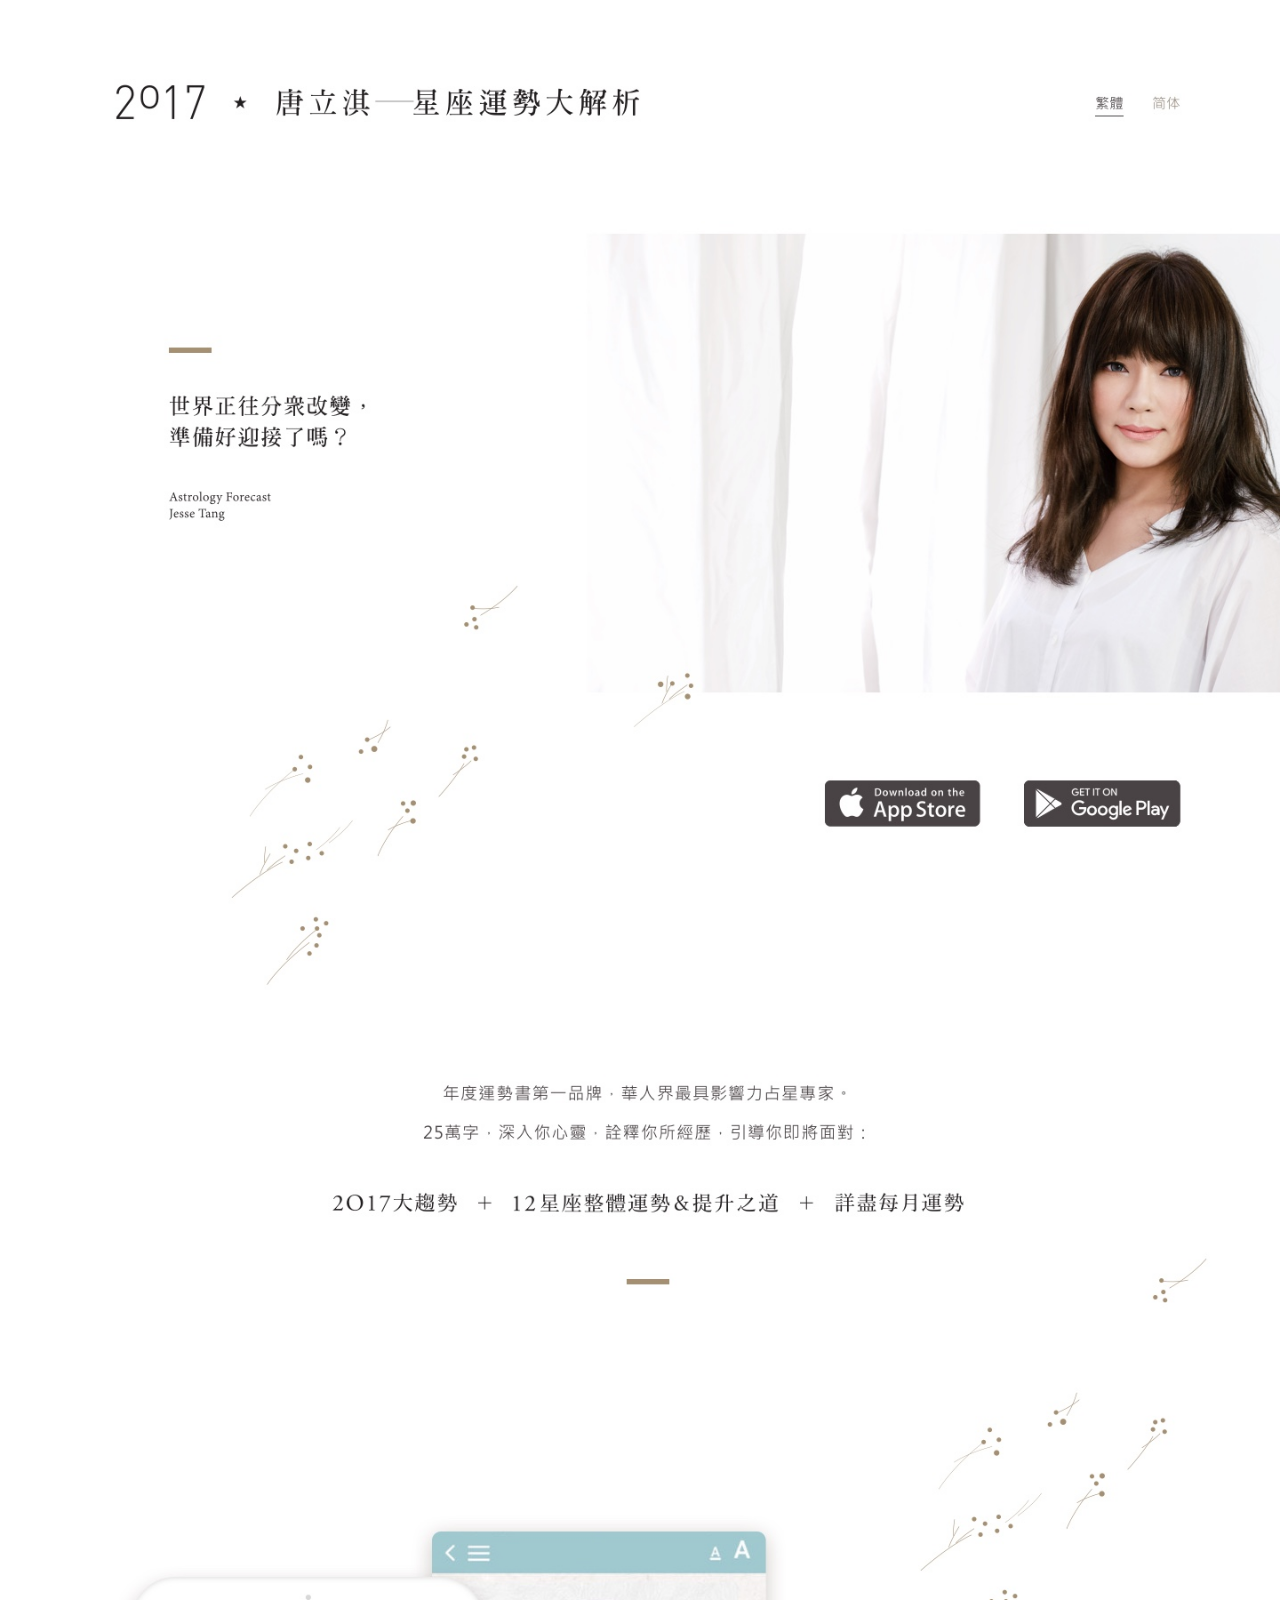
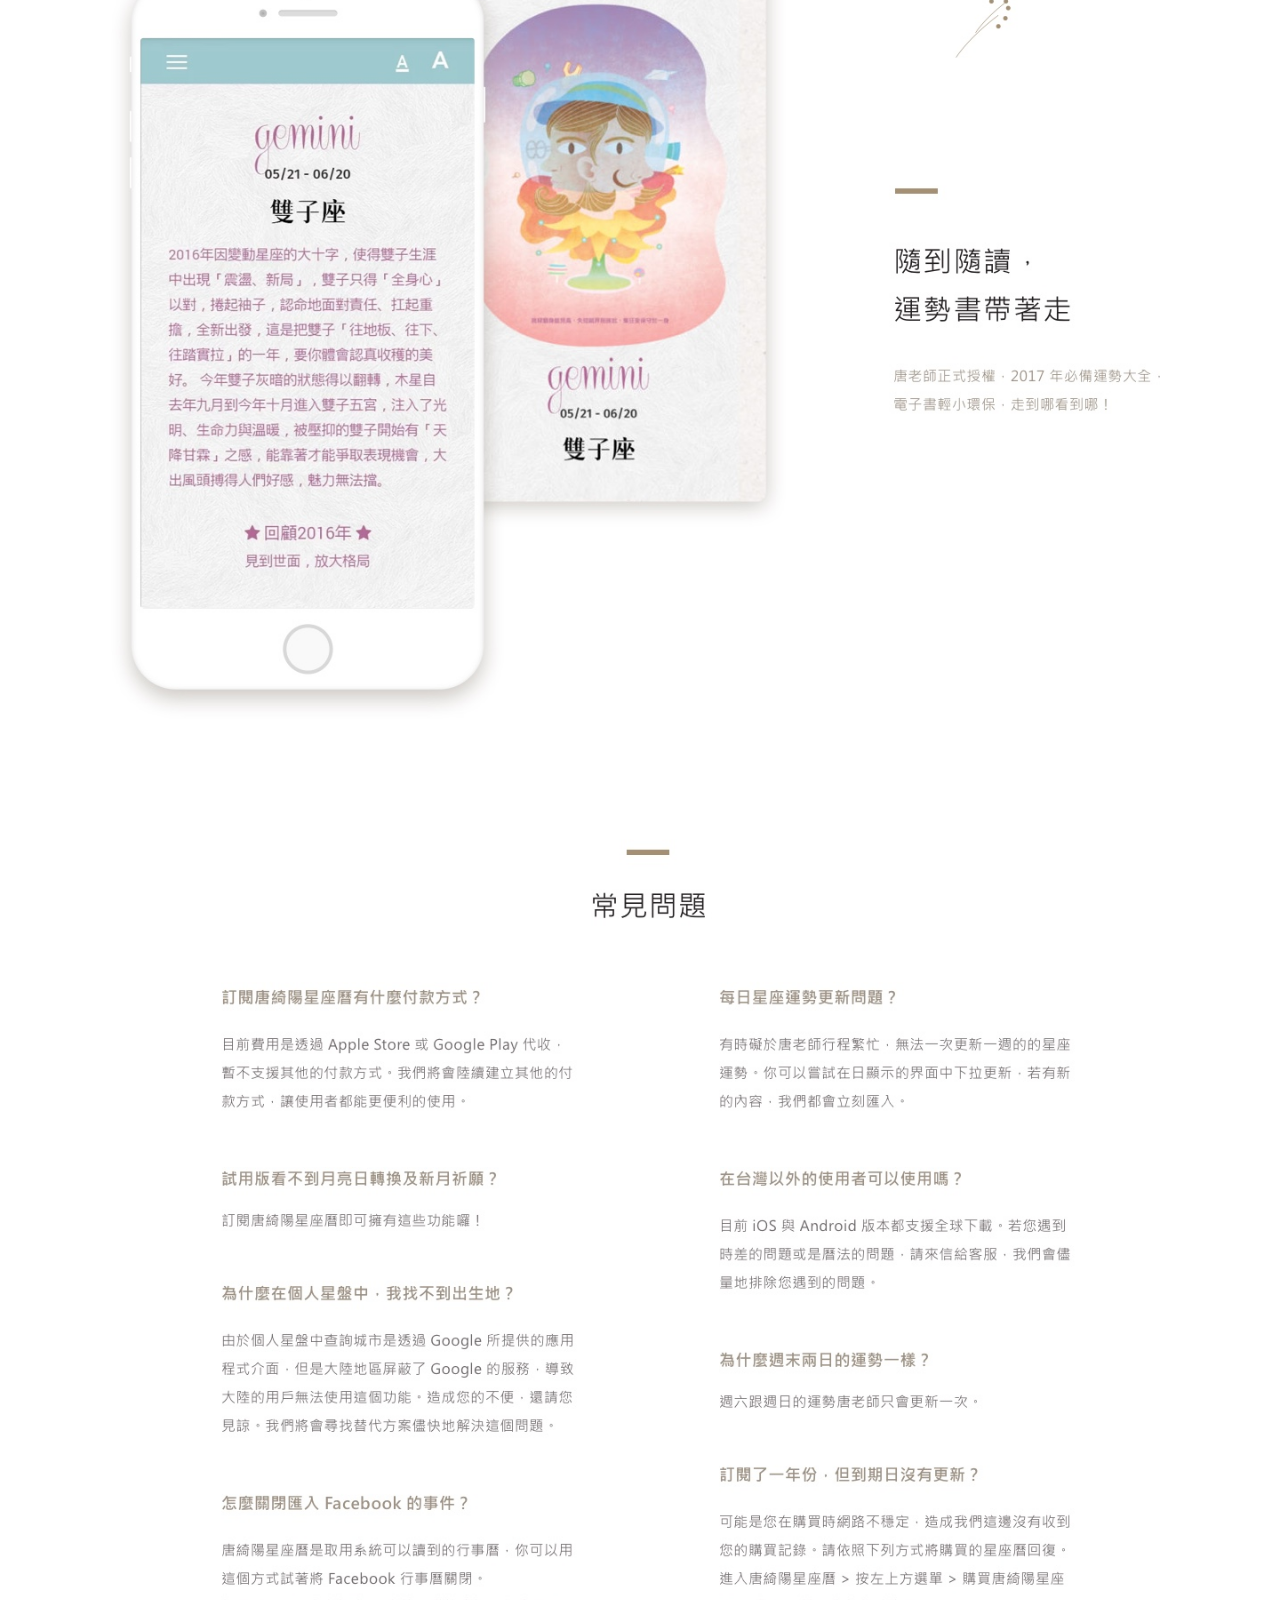
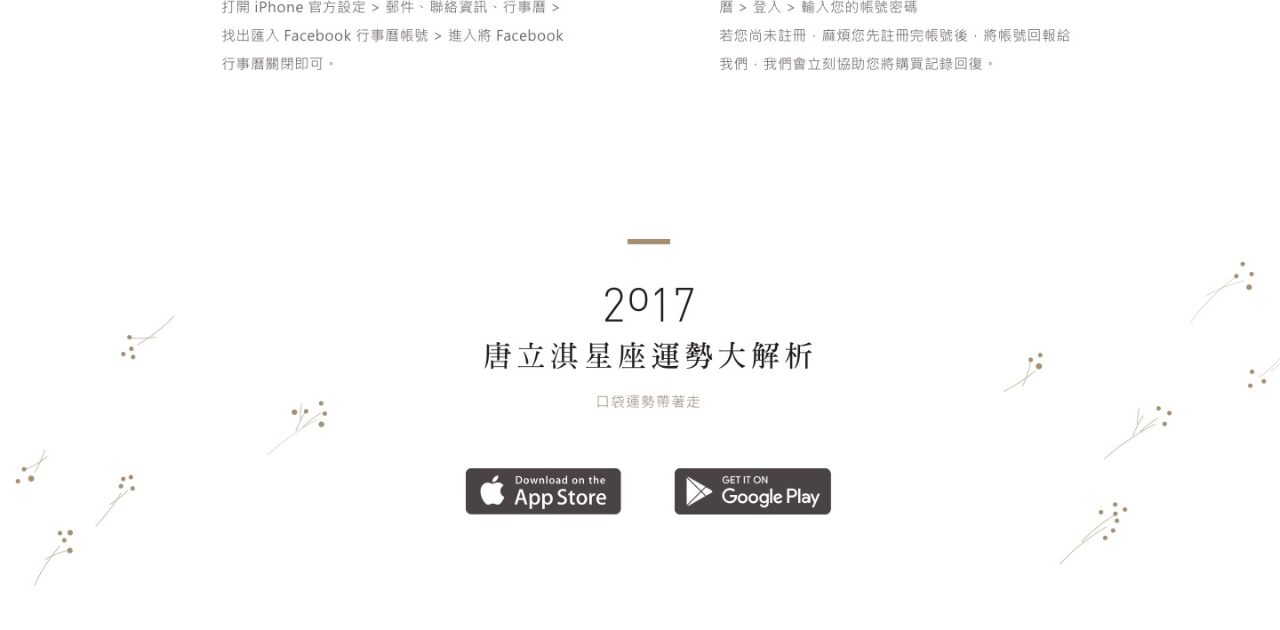
<file: index.html>
<!DOCTYPE html>
<html lang="en">
<head>
  <meta charset="UTF-8">
  <meta name="viewport" content="width=device-width, initial-scale=1.0">
  <meta http-equiv="X-UA-Compatible" content="ie=edge">
  <title>2017運勢</title>
  <link rel="stylesheet" href="css/style.css">
</head>
<body>
  <!-- <img class="hide-mobile" src="img/demo.jpg" alt="">
  <img class="show-mobile" src="img/demo-m.jpg" alt=""> -->
  <img src="img/demo.jpg" alt="">
</body>
</html>
</file>
<file: css/style.css>
/*-------------------------------------------------------
  Global Style Reset
---------------------------------------------------------*/
* {
  font-family: "Microsoft Jhenghei", "Helvetica Neue", Helvetica, Arial, "Microsoft Jhenghei", sans-serif;
  /*font-family: "Helvetica Neue", Helvetica, Arial, sans-serif;*/
}
html {
  box-sizing: border-box;
  color: #333;
}
*, *:before, *:after {
  box-sizing: inherit;
}
a {
  color: inherit;
  text-decoration: none;
  cursor: pointer;
}
img {
  vertical-align: middle;
  width: 100%;
}
input:focus {
  outline: none;
}
body {
  letter-spacing: 0.0625em;
  line-height: 1.8;
  color: #70696B;
}
html, body {
  width: 100%;
  overflow-x: hidden;
}
/*-------------------------------------------------------
  helper classes
---------------------------------------------------------*/
.space_block {
  height: 12em;
}
/*-------------------------------------------------------
  header
---------------------------------------------------------*/
.content {
  max-width: 1200px;
  margin: 0 auto;
  padding: 1em;
}
.header {
  display: flex;
  align-items: center;
  padding: 3em 0;
}

.book_title {
  display: flex;
}
.book_title_star {
  margin: 0 2em;
}
.language {
  margin-left: auto;
  color: #9C9183;
}
.lan_link:hover {
  border-bottom: 1px solid #9C9183;
}
.lan_link.active {
  border-bottom: 1px solid #4A4344;
  color: #4A4344;
}
.sc {
  margin-left: 1em;
}

@media screen and (min-width: 769px) and (max-width: 1200px) {
  .content {
    padding: 1em 2em;
  }
}
/*-------------------------------------------------------
  hero
---------------------------------------------------------*/
.hero {
  display: flex;
  align-items: center;
  margin: 3em auto;
  max-width: 1440px;
}
.hero_text_block {
  display: flex;
  flex-direction: column;
  padding-left: 12em;
  padding-bottom: 3em;
}
.deco-line {
  width: 48px;
  height: 2px;
  background: #A79173;
  margin-bottom: 3em;
}
.hero_subtitle {
  max-width: 220px;
  margin-bottom: 3em;
}
.hero_eng {
  max-width: 115px;
}
.hero_img_block {
  margin-left: auto;
}
.hero_img {
  max-width: 788px;
}
@media screen and (min-width: 1440px) {
  /*.hero_img_block {
    margin-right: -182px;
  }*/
}
/*-------------------------------------------------------
  download btn
---------------------------------------------------------*/
.download_group {
  display: flex;
  justify-content: flex-end;
}
.download_btn {
  width: 175px;
  height: 52px;
  transition: background 0.4s ease;
  border-radius: 6px;
}
.download_ios {
  background: url('../img/icon/download-btn.svg') no-repeat;
  background-position: 0 0;
  /*background-position: 0 -52px;
  background-position: 0 0;*/
}
.download_google {
  background: url('../img/icon/download-btn.svg') no-repeat;
  background-position: -180px 0;
  /*background-position: -180px -52px;
  background-position: 0 -60px;*/
}
.download_ios:hover {
  background: url('../img/icon/download-btn.svg') no-repeat;
  background-position: 0 -52px;
  /*background-position: 0 0;
  background-position: -175px 0;*/
}
.download_google:hover {
  background: url('../img/icon/download-btn.svg') no-repeat;
  background-position: -180px -52px;
  /*background-position: -180px 0;
  background-position: -175px -60px;*/
}
.download_btn:last-child {
  margin-left: 3em;
}
/*-------------------------------------------------------
  文字說明區塊
---------------------------------------------------------*/
.intro_block {
  display: flex;
  flex-direction: column;
  align-items: center;
  /*margin: 12em 0;*/
}
.intro_text {
  font-size: 19px;
  color: #4A4344;
  text-align: center;
  margin-bottom: 2em;
  line-height: 2.5;
  color: #9C9183;
}
.intro_img {
  margin-bottom: 4em;
}
.intro_block .deco-line {
  margin-bottom:
}
/*-------------------------------------------------------
  手機圖片區塊
---------------------------------------------------------*/
.phone_block {
  display: flex;
  align-items: center;
  /*margin-bottom: 12em;*/
}
.phone_img {
  max-width: 748px;
}
.phone_text {
  margin-left: auto;
  padding-bottom: 3em;
}
.phone_title {
  font-weight: normal;
  color: #221F20;
}
.phone_info {
  color: #9C9183;
  line-height: 2.5;
}
/*-------------------------------------------------------
  常見問題
---------------------------------------------------------*/
.faq {
  display: flex;
  flex-direction: column;
  align-items: center;
}
.faq_title {
  font-weight: normal;
  color: #221F20;
  margin: 0;
}
.faq_header {
  display: flex;
  flex-direction: column;
  align-items: center;
}
.faq_content {
  display: flex;
  justify-content: space-around;
}
.faq_block {
  width: 40%;
}
.faq_q {
  font-weight: normal;
  font-size: 18px;
  color: #9C9183;
  margin-top: 3em;
}
.faq_a {
  line-height: 2;
}
/*-------------------------------------------------------
  下方下載區塊
---------------------------------------------------------*/
.bottom {
  display: flex;
  flex-direction: column;
  align-items: center;
  margin-bottom: -5em;
}
.bottom_text_block {
  display: flex;
  flex-direction: column;
  align-items: center;
  margin-bottom: 3em;
}
.bottom_2017 {
  max-width: 100px;
  margin-bottom: 1.5em;
}
.bottom_text {
  margin: 1.5em 0;
  color: #9C9183;
  letter-spacing: 1px;
}
/*-------------------------------------------------------
  leaf animations
---------------------------------------------------------*/
.leaves-01 {position:relative;top:-240px; left: -80px; width:100%;text-align: left;}
.leaves-02 {position:relative;top:-300px; right: -300px; width:100%;text-align: right;}
.leaves-03 {position: relative;top: -350px;left: -500px;width: 60%;text-align: left;}
.leaves-04 {position:relative;top:-600px; right: -500px; width:100%;text-align: right;}

i {
    display: inline-block;
    width: 61px;
    height: 50px;
    background: url('../img/deco/f-01.svg') no-repeat;
    background-size: 61px 50px;
    /*transform: skew(20deg);*/
    z-index: 1;
    -webkit-animation: falling 9s 0s infinite;
    opacity: 0;
}
i.leaf-02 {
    width: 67px;
    height: 61px;
    background: url('../img/deco/f-02.svg') no-repeat;
    background-size: 67px 61px;
}
i.leaf-03 {
    width: 37px;
    height: 40px;
    background: url('../img/deco/f-03.svg') no-repeat;
    background-size: 37px 40px;
}
i.leaf-04 {
    width: 45px;
    height: 59px;
    background: url('../img/deco/f-04.svg') no-repeat;
    background-size: 45px 59px;
}
i.leaf-05 {
    width: 60px;
    height: 60px;
    background: url('../img/deco/f-05.svg') no-repeat;
    background-size: 60px 60px;
}
i.leaf-06 {
    width: 45px;
    height: 64px;
    background: url('../img/deco/f-06.svg') no-repeat;
    background-size: 45px 64px;
}
i.leaf-07 {
    width: 53px;
    height: 46px;
    background: url('../img/deco/f-07.svg') no-repeat;
    background-size: 53px 46px;
}
i.leaf-08 {
    width: 57px;
    height: 52px;
    background: url('../img/deco/f-08.svg') no-repeat;
    background-size: 57px 52px;
}
i.leaf-09 {
    width: 60px;
    height: 66px;
    background: url('../img/deco/f-09.svg') no-repeat;
    background-size: 60px 66px;
}

i:nth-of-type(2n) { -webkit-animation: falling2 11s 0s infinite; }
i:nth-of-type(3n) { -webkit-animation: falling3 13s 0s infinite; }



i:nth-of-type(n)    { transform: scale(0.8);}
i:nth-of-type(2n+1)    { transform: scale(0.9);}
i:nth-of-type(3n+2)  { transform: scale(0.6); }

i:nth-of-type(n)   { -webkit-animation-delay: 0s;}
i:nth-of-type(2n)  { -webkit-animation-delay: 7.5s;}
i:nth-of-type(3n)  { -webkit-animation-delay: 3.2s;}
i:nth-of-type(4n)  { -webkit-animation-delay: 8.6s;}
i:nth-of-type(5n)  { -webkit-animation-delay: 5.4s;  }
i:nth-of-type(6n)  { -webkit-animation-delay: 11s;}
i:nth-of-type(7n)  { -webkit-animation-delay: 2.8s;}
i:nth-of-type(8n)  { -webkit-animation-delay: 4.6s;}
i:nth-of-type(9n)  { -webkit-animation-delay: 9.3s;}
i:nth-of-type(10n) { -webkit-animation-delay: 6.8s;}
i:nth-of-type(11n) { -webkit-animation-delay: 10.2s;}
i:nth-of-type(12n) { -webkit-animation-delay: 1.1s;}
i:nth-of-type(13n) { -webkit-animation-delay: 8s;  }
i:nth-of-type(14n) { -webkit-animation-delay: 4.7s;}
i:nth-of-type(15n) { -webkit-animation-delay: 1.6s;  }
i:nth-of-type(16n) { -webkit-animation-delay: 11s;  }
i:nth-of-type(17n) { -webkit-animation-delay: 6.7s;}
i:nth-of-type(18n) { -webkit-animation-delay: 13s;  }

/*#leaves i:nth-of-type(n)    { opacity: .7;}
#leaves i:nth-of-type(3n+1)  { opacity: .5;}
#leaves i:nth-of-type(3n+2)  { opacity: .3;}*/

i:nth-of-type(n)    {transform: rotate(0deg);}


i:nth-of-type(n) { -webkit-animation-timing-function:ease-in-out;}

@-webkit-keyframes falling {
  0% {
    -webkit-transform: translate3d(300px,0,0)
                       rotate(0deg);
  }
  25% { opacity: 1; }

  100% {
    opacity: 0;
    -webkit-transform: translate3d(-200px,500px,0)
                       rotate(20deg);
  }
}

@-webkit-keyframes falling3 {
  0% {
    -webkit-transform: translate3d(200px,80px,0)
                       rotate(0deg);
  }
  25% { opacity: 1; }

  100% {
    opacity: 0;
    -webkit-transform: translate3d(-160px,450px,0)
                       rotate(40deg);
  }
}

@-webkit-keyframes falling2 {
  0% {
    -webkit-transform: translate3d(100px,40px,0)
                       rotate(-30deg);
  }
  25% { opacity: 1; }

  100% {
    opacity: 0;
    -webkit-transform: translate3d(-180px,480px,0)
                       rotate(0deg);
  }
}
</file>
